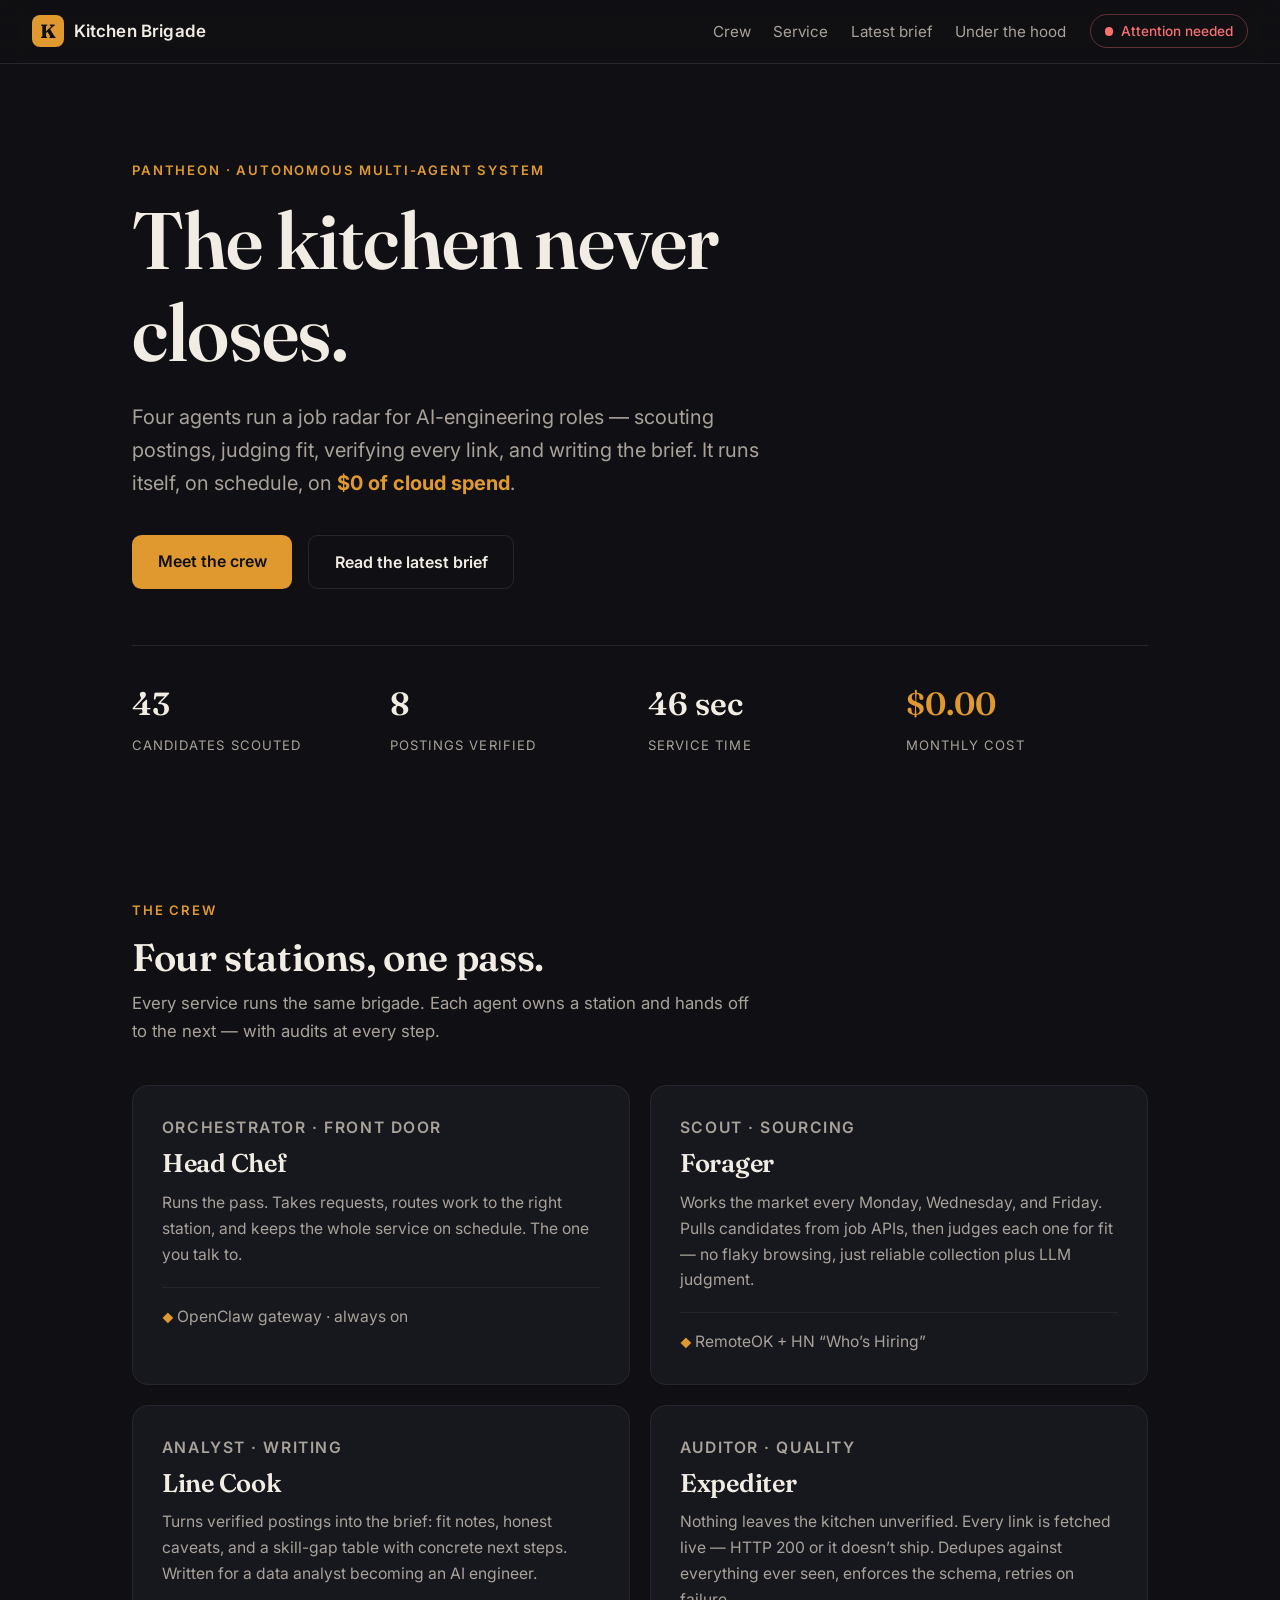
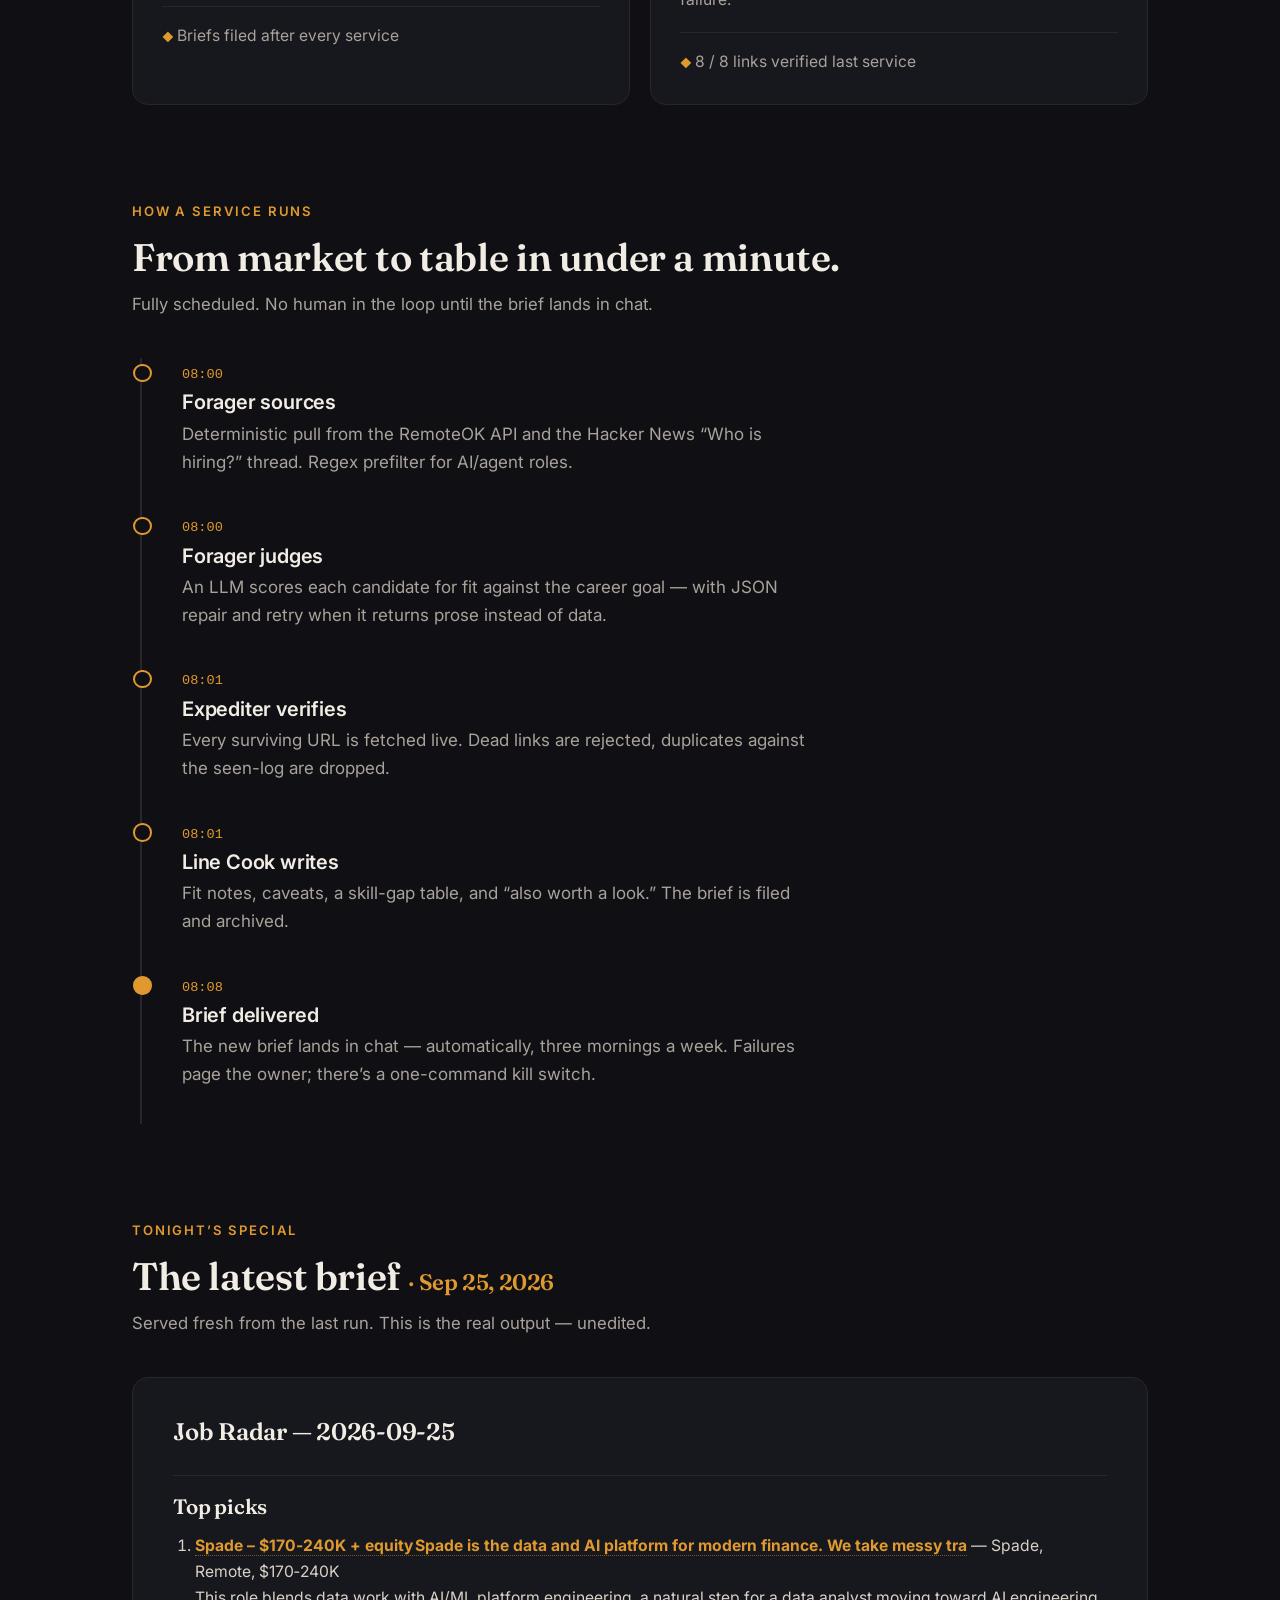
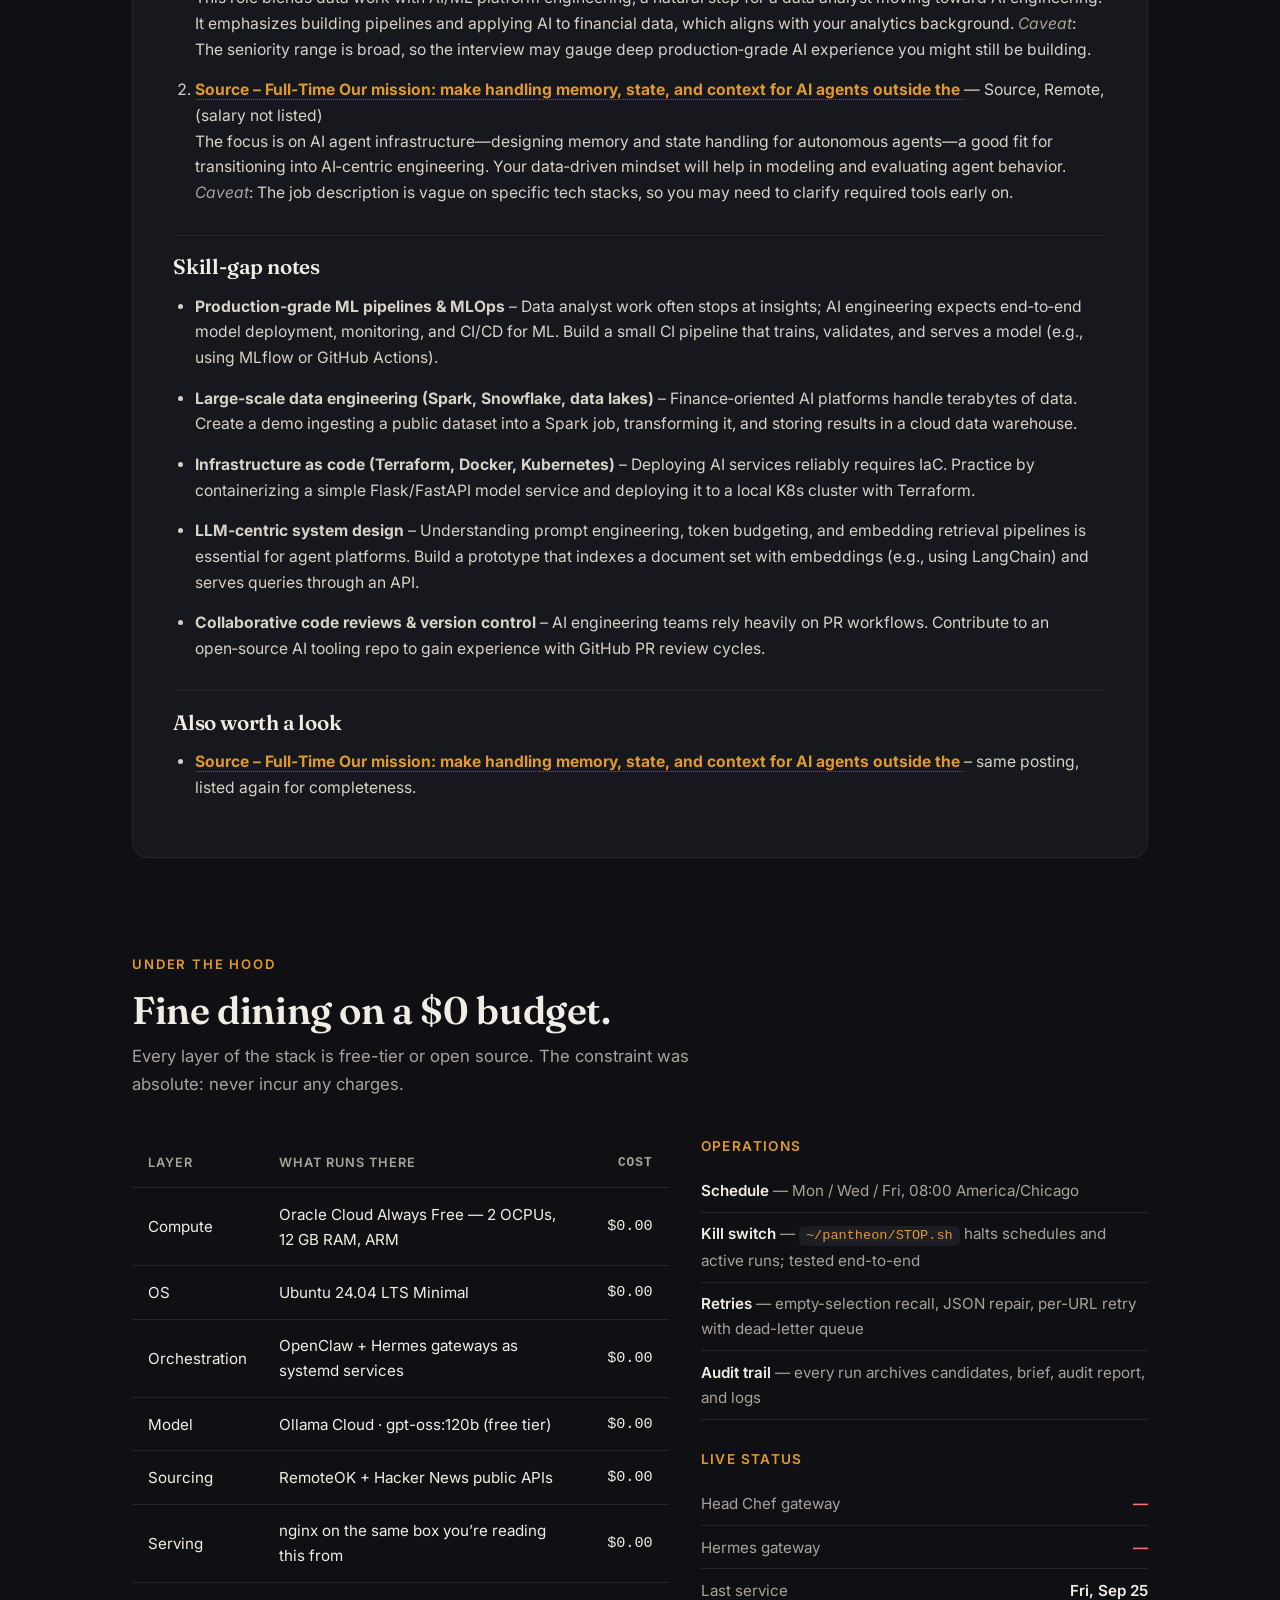
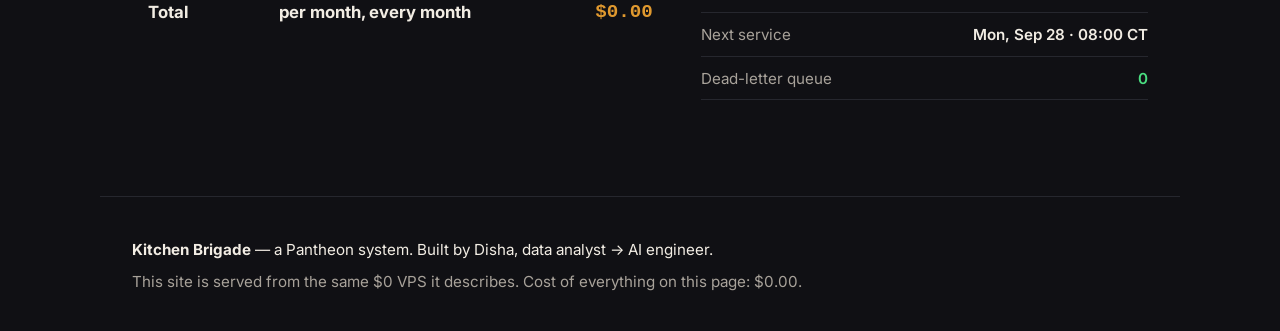
<file: index.html>
<!DOCTYPE html>
<html lang="en">
<head>
<meta charset="utf-8">
<meta name="viewport" content="width=device-width, initial-scale=1">
<title>Kitchen Brigade — Autonomous Multi-Agent System</title>
<meta name="description" content="The Kitchen Brigade: an autonomous multi-agent system that scouts, analyzes, and audits AI-engineering jobs — running 24/7 on $0 of cloud spend.">
<link rel="icon" href="data:image/svg+xml,%3Csvg xmlns='http://www.w3.org/2000/svg' viewBox='0 0 64 64'%3E%3Crect width='64' height='64' rx='14' fill='%23e0992f'/%3E%3Ctext x='32' y='44' font-family='Georgia,serif' font-size='36' font-weight='bold' text-anchor='middle' fill='%23101014'%3EK%3C/text%3E%3C/svg%3E">
<link rel="preconnect" href="https://fonts.googleapis.com">
<link rel="preconnect" href="https://fonts.gstatic.com" crossorigin>
<link href="https://fonts.googleapis.com/css2?family=Fraunces:opsz,wght@9..144,500;9..144,600;9..144,700&family=Inter:wght@400;500;600&display=swap" rel="stylesheet">
<link rel="stylesheet" href="styles.css">
</head>
<body>

<header class="nav">
  <a class="brand" href="#top">
    <span class="brand-mark">K</span>
    <span class="brand-name">Kitchen Brigade</span>
  </a>
  <nav class="nav-links">
    <a href="#crew">Crew</a>
    <a href="#service">Service</a>
    <a href="#brief">Latest brief</a>
    <a href="#stack">Under the hood</a>
  </nav>
  <span class="status-pill" id="status-pill"><span class="dot"></span><span id="status-text">Checking…</span></span>
</header>

<main id="top">

  <!-- HERO -->
  <section class="hero">
    <p class="eyebrow">Pantheon · Autonomous multi-agent system</p>
    <h1>The kitchen never<br>closes.</h1>
    <p class="lede">Four agents run a job radar for AI-engineering roles — scouting postings, judging fit, verifying every link, and writing the brief. It runs itself, on schedule, on <strong>$0 of cloud spend</strong>.</p>
    <div class="hero-cta">
      <a class="btn btn-primary" href="#crew">Meet the crew</a>
      <a class="btn btn-ghost" href="#brief">Read the latest brief</a>
    </div>
    <dl class="stats">
      <div><dt>Candidates scouted</dt><dd data-stat="candidates">43</dd></div>
      <div><dt>Postings verified</dt><dd data-stat="verified">8</dd></div>
      <div><dt>Service time</dt><dd>46 sec</dd></div>
      <div><dt>Monthly cost</dt><dd class="accent">$0.00</dd></div>
    </dl>
  </section>

  <!-- CREW -->
  <section class="section" id="crew">
    <p class="eyebrow">The crew</p>
    <h2>Four stations, one pass.</h2>
    <p class="section-sub">Every service runs the same brigade. Each agent owns a station and hands off to the next — with audits at every step.</p>
    <div class="cards">
      <article class="card">
        <p class="card-role">Orchestrator · front door</p>
        <h3>Head Chef</h3>
        <p>Runs the pass. Takes requests, routes work to the right station, and keeps the whole service on schedule. The one you talk to.</p>
        <p class="card-foot">OpenClaw gateway · always on</p>
      </article>
      <article class="card">
        <p class="card-role">Scout · sourcing</p>
        <h3>Forager</h3>
        <p>Works the market every Monday, Wednesday, and Friday. Pulls candidates from job APIs, then judges each one for fit — no flaky browsing, just reliable collection plus LLM judgment.</p>
        <p class="card-foot">RemoteOK + HN “Who’s Hiring”</p>
      </article>
      <article class="card">
        <p class="card-role">Analyst · writing</p>
        <h3>Line Cook</h3>
        <p>Turns verified postings into the brief: fit notes, honest caveats, and a skill-gap table with concrete next steps. Written for a data analyst becoming an AI engineer.</p>
        <p class="card-foot">Briefs filed after every service</p>
      </article>
      <article class="card">
        <p class="card-role">Auditor · quality</p>
        <h3>Expediter</h3>
        <p>Nothing leaves the kitchen unverified. Every link is fetched live — HTTP 200 or it doesn’t ship. Dedupes against everything ever seen, enforces the schema, retries on failure.</p>
        <p class="card-foot">8 / 8 links verified last service</p>
      </article>
    </div>
  </section>

  <!-- SERVICE -->
  <section class="section" id="service">
    <p class="eyebrow">How a service runs</p>
    <h2>From market to table in under a minute.</h2>
    <p class="section-sub">Fully scheduled. No human in the loop until the brief lands in chat.</p>
    <ol class="timeline">
      <li>
        <span class="t-time">08:00</span>
        <div><h4>Forager sources</h4><p>Deterministic pull from the RemoteOK API and the Hacker News “Who is hiring?” thread. Regex prefilter for AI/agent roles.</p></div>
      </li>
      <li>
        <span class="t-time">08:00</span>
        <div><h4>Forager judges</h4><p>An LLM scores each candidate for fit against the career goal — with JSON repair and retry when it returns prose instead of data.</p></div>
      </li>
      <li>
        <span class="t-time">08:01</span>
        <div><h4>Expediter verifies</h4><p>Every surviving URL is fetched live. Dead links are rejected, duplicates against the seen-log are dropped.</p></div>
      </li>
      <li>
        <span class="t-time">08:01</span>
        <div><h4>Line Cook writes</h4><p>Fit notes, caveats, a skill-gap table, and “also worth a look.” The brief is filed and archived.</p></div>
      </li>
      <li>
        <span class="t-time">08:08</span>
        <div><h4>Brief delivered</h4><p>The new brief lands in chat — automatically, three mornings a week. Failures page the owner; there’s a one-command kill switch.</p></div>
      </li>
    </ol>
  </section>

  <!-- BRIEF -->
  <section class="section" id="brief">
    <p class="eyebrow">Tonight’s special</p>
    <h2>The latest brief <span class="brief-date" id="brief-date"></span></h2>
    <p class="section-sub">Served fresh from the last run. This is the real output — unedited.</p>
    <article class="brief-card">
      <div class="brief-body" id="brief-body">
        <p class="loading">Plating the latest brief…</p>
      </div>
    </article>
  </section>

  <!-- STACK -->
  <section class="section" id="stack">
    <p class="eyebrow">Under the hood</p>
    <h2>Fine dining on a $0 budget.</h2>
    <p class="section-sub">Every layer of the stack is free-tier or open source. The constraint was absolute: never incur any charges.</p>
    <div class="stack-grid">
      <table class="stack-table">
        <thead><tr><th>Layer</th><th>What runs there</th><th class="num">Cost</th></tr></thead>
        <tbody>
          <tr><td>Compute</td><td>Oracle Cloud Always Free — 2 OCPUs, 12&nbsp;GB RAM, ARM</td><td class="num">$0.00</td></tr>
          <tr><td>OS</td><td>Ubuntu 24.04 LTS Minimal</td><td class="num">$0.00</td></tr>
          <tr><td>Orchestration</td><td>OpenClaw + Hermes gateways as systemd services</td><td class="num">$0.00</td></tr>
          <tr><td>Model</td><td>Ollama Cloud · gpt-oss:120b (free tier)</td><td class="num">$0.00</td></tr>
          <tr><td>Sourcing</td><td>RemoteOK + Hacker News public APIs</td><td class="num">$0.00</td></tr>
          <tr><td>Serving</td><td>nginx on the same box you’re reading this from</td><td class="num">$0.00</td></tr>
          <tr class="total"><td>Total</td><td>per month, every month</td><td class="num">$0.00</td></tr>
        </tbody>
      </table>
      <div class="ops">
        <h4>Operations</h4>
        <ul>
          <li><strong>Schedule</strong> — Mon / Wed / Fri, 08:00 America/Chicago</li>
          <li><strong>Kill switch</strong> — <code>~/pantheon/STOP.sh</code> halts schedules and active runs; tested end-to-end</li>
          <li><strong>Retries</strong> — empty-selection recall, JSON repair, per-URL retry with dead-letter queue</li>
          <li><strong>Audit trail</strong> — every run archives candidates, brief, audit report, and logs</li>
        </ul>
        <h4>Live status</h4>
        <dl class="live" id="live-status">
          <div><dt>Head Chef gateway</dt><dd id="live-openclaw">…</dd></div>
          <div><dt>Hermes gateway</dt><dd id="live-hermes">…</dd></div>
          <div><dt>Last service</dt><dd id="live-last">…</dd></div>
          <div><dt>Next service</dt><dd id="live-next">…</dd></div>
          <div><dt>Dead-letter queue</dt><dd id="live-dlq">…</dd></div>
        </dl>
      </div>
    </div>
  </section>

</main>

<footer>
  <p><strong>Kitchen Brigade</strong> — a Pantheon system. Built by Disha, data analyst → AI engineer.</p>
  <p class="muted">This site is served from the same $0 VPS it describes. Cost of everything on this page: $0.00.</p>
</footer>

<script src="site.js"></script>
</body>
</html>
</file>
<file: styles.css>
/* Kitchen Brigade — midnight kitchen theme */
:root {
  --bg: #101014;
  --surface: #17181d;
  --surface-2: #1d1e25;
  --border: #26272e;
  --text: #f2ede4;
  --muted: #a8a29a;
  --accent: #e0992f;
  --accent-soft: rgba(224, 153, 47, 0.12);
  --green: #4ade80;
  --red: #f87171;
  --serif: "Fraunces", Georgia, "Times New Roman", serif;
  --sans: "Inter", -apple-system, BlinkMacSystemFont, "Segoe UI", sans-serif;
  --mono: ui-monospace, SFMono-Regular, Menlo, Consolas, monospace;
}

* { box-sizing: border-box; margin: 0; padding: 0; }

html { scroll-behavior: smooth; }

body {
  background: var(--bg);
  color: var(--text);
  font-family: var(--sans);
  font-size: 17px;
  line-height: 1.65;
  -webkit-font-smoothing: antialiased;
}

/* ---------- nav ---------- */
.nav {
  position: sticky; top: 0; z-index: 50;
  display: flex; align-items: center; gap: 1.5rem;
  padding: 0.9rem 2rem;
  background: rgba(16, 16, 20, 0.88);
  backdrop-filter: blur(10px);
  border-bottom: 1px solid var(--border);
}
.brand { display: flex; align-items: center; gap: 0.6rem; text-decoration: none; color: var(--text); }
.brand-mark {
  width: 2rem; height: 2rem; border-radius: 0.5rem;
  background: var(--accent); color: #101014;
  font-family: var(--serif); font-weight: 700; font-size: 1.2rem;
  display: grid; place-items: center; line-height: 1;
}
.brand-name { font-weight: 600; letter-spacing: 0.01em; }
.nav-links { display: flex; gap: 1.4rem; margin-left: auto; }
.nav-links a { color: var(--muted); text-decoration: none; font-size: 0.95rem; }
.nav-links a:hover { color: var(--text); }

.status-pill {
  display: inline-flex; align-items: center; gap: 0.5rem;
  font-size: 0.85rem; font-weight: 500;
  border: 1px solid var(--border); border-radius: 999px;
  padding: 0.3rem 0.85rem; color: var(--muted);
  white-space: nowrap;
}
.status-pill .dot { width: 0.55rem; height: 0.55rem; border-radius: 50%; background: var(--muted); }
.status-pill.ok { color: var(--green); border-color: rgba(74, 222, 128, 0.35); }
.status-pill.ok .dot { background: var(--green); box-shadow: 0 0 8px rgba(74, 222, 128, 0.8); }
.status-pill.down { color: var(--red); border-color: rgba(248, 113, 113, 0.35); }
.status-pill.down .dot { background: var(--red); }

/* ---------- layout ---------- */
main { max-width: 1080px; margin: 0 auto; padding: 0 2rem; }
.section { padding: 5rem 0 1rem; }
.eyebrow {
  color: var(--accent); font-size: 0.82rem; font-weight: 600;
  letter-spacing: 0.14em; text-transform: uppercase; margin-bottom: 0.8rem;
}
h1, h2, h3, h4 { font-family: var(--serif); font-weight: 600; line-height: 1.15; letter-spacing: -0.01em; }
h2 { font-size: 2.4rem; margin-bottom: 0.7rem; }
.section-sub { color: var(--muted); max-width: 620px; margin-bottom: 2.5rem; font-size: 1.05rem; }

/* ---------- hero ---------- */
.hero { padding: 6rem 0 4rem; }
.hero h1 { font-size: clamp(3rem, 7vw, 5rem); margin: 0.6rem 0 1.4rem; }
.lede { font-size: 1.25rem; color: var(--muted); max-width: 640px; }
.lede strong { color: var(--accent); }
.hero-cta { display: flex; gap: 1rem; margin: 2.2rem 0 3.5rem; flex-wrap: wrap; }
.btn {
  display: inline-block; text-decoration: none; font-weight: 600;
  padding: 0.8rem 1.6rem; border-radius: 0.6rem; font-size: 1rem;
}
.btn-primary { background: var(--accent); color: #101014; }
.btn-primary:hover { background: #f0aa45; }
.btn-ghost { border: 1px solid var(--border); color: var(--text); }
.btn-ghost:hover { border-color: var(--accent); color: var(--accent); }

.stats {
  display: grid; grid-template-columns: repeat(4, 1fr); gap: 1rem;
  border-top: 1px solid var(--border); padding-top: 2rem;
}
.stats div { display: flex; flex-direction: column; gap: 0.25rem; }
.stats dt { font-size: 0.82rem; color: var(--muted); text-transform: uppercase; letter-spacing: 0.08em; order: 2; }
.stats dd { font-family: var(--serif); font-size: 2rem; font-weight: 600; order: 1; }
.stats dd.accent { color: var(--accent); }

/* ---------- crew cards ---------- */
.cards { display: grid; grid-template-columns: repeat(2, 1fr); gap: 1.25rem; }
.card {
  background: var(--surface); border: 1px solid var(--border);
  border-radius: 1rem; padding: 1.8rem;
  transition: border-color 0.2s, transform 0.2s;
}
.card:hover { border-color: rgba(224, 153, 47, 0.45); transform: translateY(-2px); }
.card-role { color: var(--accent); font-size: 0.8rem; font-weight: 600; letter-spacing: 0.1em; text-transform: uppercase; margin-bottom: 0.5rem; }
.card h3 { font-size: 1.6rem; margin-bottom: 0.7rem; }
.card p { color: var(--muted); font-size: 0.98rem; }
.card-foot { margin-top: 1.2rem; padding-top: 1rem; border-top: 1px solid var(--border); font-size: 0.85rem; color: var(--muted); }
.card-foot::before { content: "◆ "; color: var(--accent); font-size: 0.7rem; }

/* ---------- timeline ---------- */
.timeline { list-style: none; border-left: 2px solid var(--border); margin-left: 0.5rem; }
.timeline li { position: relative; padding: 0 0 2.2rem 2.5rem; }
.timeline li::before {
  content: ""; position: absolute; left: -0.55rem; top: 0.35rem;
  width: 0.9rem; height: 0.9rem; border-radius: 50%;
  background: var(--bg); border: 2px solid var(--accent);
}
.timeline li:last-child::before { background: var(--accent); }
.t-time {
  font-family: var(--mono); font-size: 0.85rem; color: var(--accent);
  display: inline-block; margin-bottom: 0.3rem;
}
.timeline h4 { font-size: 1.25rem; margin-bottom: 0.35rem; font-family: var(--sans); font-weight: 600; }
.timeline p { color: var(--muted); max-width: 640px; }

/* ---------- brief ---------- */
.brief-date { color: var(--accent); font-size: 1.4rem; }
.brief-card {
  background: var(--surface); border: 1px solid var(--border);
  border-radius: 1rem; padding: 2.5rem; overflow-x: auto;
}
.brief-body h1 { font-size: 1.5rem; margin-bottom: 1.2rem; }
.brief-body h2 { font-size: 1.3rem; margin: 1.8rem 0 0.9rem; padding-top: 1.2rem; border-top: 1px solid var(--border); }
.brief-body h2:first-child { border-top: none; padding-top: 0; margin-top: 0; }
.brief-body p, .brief-body li { color: #d8d2c6; font-size: 0.98rem; }
.brief-body ol, .brief-body ul { padding-left: 1.4rem; margin: 0.6rem 0 1rem; }
.brief-body li { margin-bottom: 0.9rem; }
.brief-body a { color: var(--accent); text-decoration: none; border-bottom: 1px dotted rgba(224,153,47,.5); }
.brief-body a:hover { border-bottom-style: solid; }
.brief-body em { color: var(--muted); }
.brief-body table { width: 100%; border-collapse: collapse; margin: 1rem 0 1.5rem; font-size: 0.92rem; }
.brief-body th, .brief-body td { text-align: left; padding: 0.7rem 0.9rem; border: 1px solid var(--border); vertical-align: top; }
.brief-body th { background: var(--surface-2); font-weight: 600; }
.brief-body td { color: #d8d2c6; }
.loading { color: var(--muted); font-style: italic; }

/* ---------- stack ---------- */
.stack-grid { display: grid; grid-template-columns: 1.2fr 1fr; gap: 2rem; align-items: start; }
.stack-table { width: 100%; border-collapse: collapse; font-size: 0.95rem; }
.stack-table th, .stack-table td { text-align: left; padding: 0.85rem 1rem; border-bottom: 1px solid var(--border); }
.stack-table th { color: var(--muted); font-size: 0.8rem; text-transform: uppercase; letter-spacing: 0.08em; font-weight: 600; }
.stack-table td.num, .stack-table th.num { text-align: right; font-family: var(--mono); white-space: nowrap; }
.stack-table tr.total td { border-bottom: none; font-weight: 700; font-size: 1.05rem; }
.stack-table tr.total td.num { color: var(--accent); font-size: 1.2rem; }

.ops h4 { font-family: var(--sans); font-size: 0.85rem; text-transform: uppercase; letter-spacing: 0.1em; color: var(--accent); margin: 0 0 0.9rem; }
.ops h4:not(:first-child) { margin-top: 2rem; }
.ops ul { list-style: none; }
.ops ul li { padding: 0.55rem 0; border-bottom: 1px solid var(--border); font-size: 0.95rem; color: var(--muted); }
.ops ul li strong { color: var(--text); font-weight: 600; }
.ops code { font-family: var(--mono); font-size: 0.85rem; background: var(--surface-2); padding: 0.15rem 0.45rem; border-radius: 0.3rem; color: var(--accent); }
.live div { display: flex; justify-content: space-between; gap: 1rem; padding: 0.55rem 0; border-bottom: 1px solid var(--border); font-size: 0.95rem; }
.live dt { color: var(--muted); }
.live dd { font-weight: 600; text-align: right; }
.live dd.up { color: var(--green); }
.live dd.down { color: var(--red); }

/* ---------- footer ---------- */
footer {
  max-width: 1080px; margin: 5rem auto 0; padding: 2.5rem 2rem 3rem;
  border-top: 1px solid var(--border); font-size: 0.95rem;
}
footer .muted { color: var(--muted); margin-top: 0.4rem; }

/* ---------- responsive ---------- */
@media (max-width: 820px) {
  .nav-links { display: none; }
  .status-pill { margin-left: auto; }
  .cards, .stack-grid { grid-template-columns: 1fr; }
  .stats { grid-template-columns: repeat(2, 1fr); }
  .brief-card { padding: 1.4rem; }
  main { padding: 0 1.25rem; }
  .section { padding: 3.5rem 0 0.5rem; }
}
</file>
